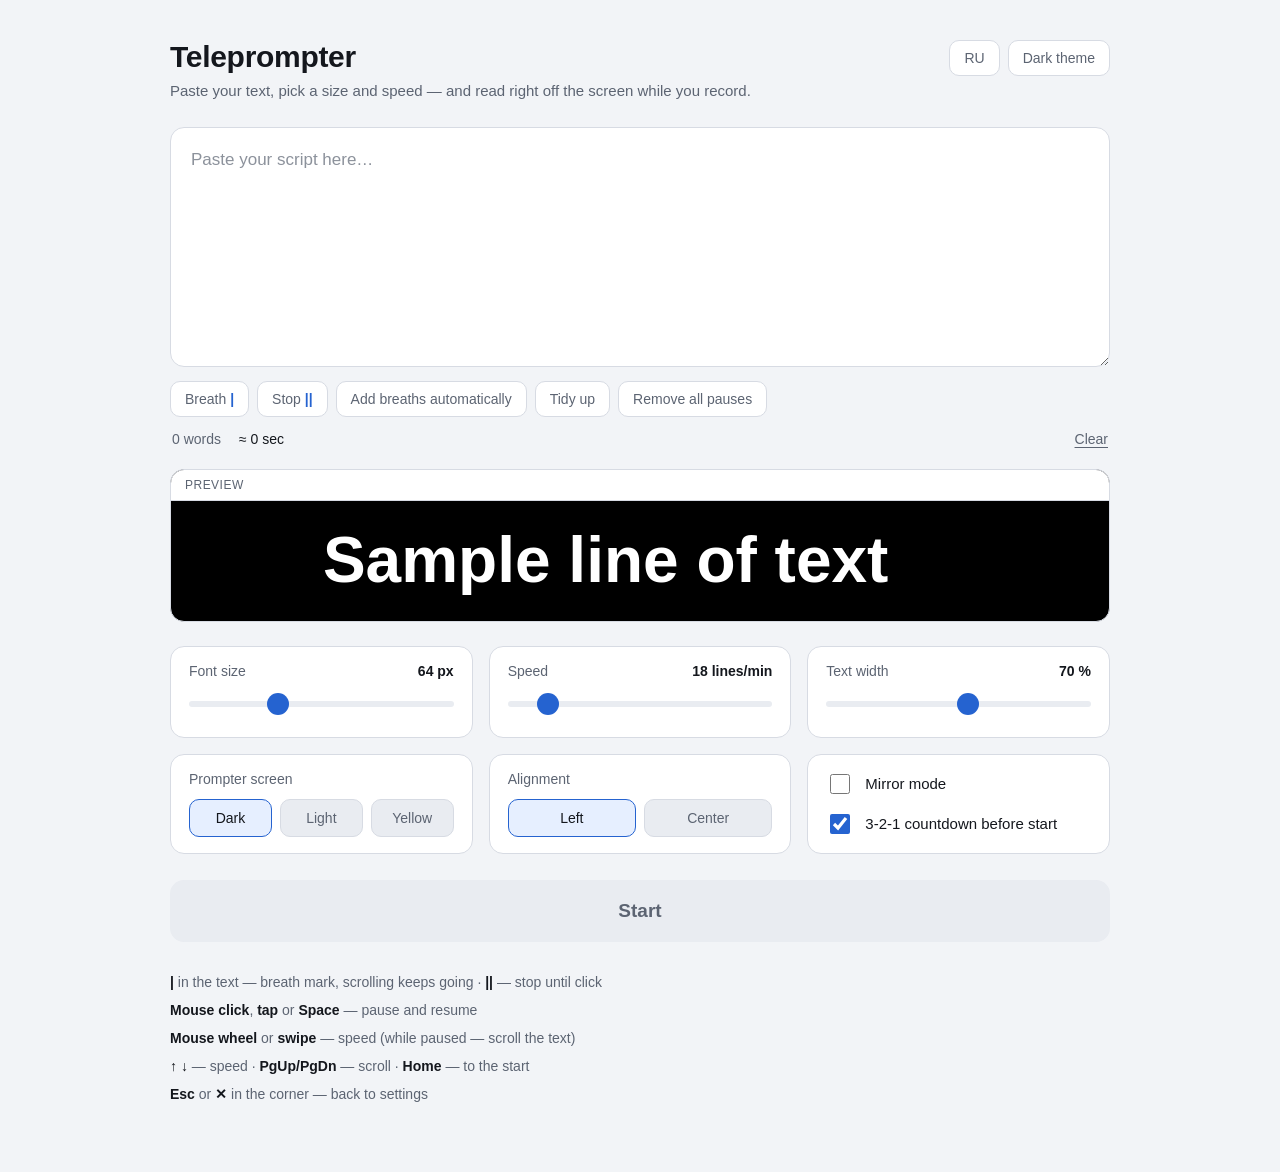
<file: index.html>
<!DOCTYPE html>
<html lang="ru">
<head>
<meta charset="utf-8">
<meta name="viewport" content="width=device-width, initial-scale=1, viewport-fit=cover">
<title>Телесуфлёр</title>
<meta name="description" content="Простой телесуфлёр в браузере: вставьте текст, выберите размер и скорость — и читайте с экрана во время записи видео.">
<meta name="theme-color" content="#0e1013">
<link rel="icon" href="data:image/svg+xml,%3Csvg xmlns='http://www.w3.org/2000/svg' viewBox='0 0 32 32'%3E%3Crect width='32' height='32' rx='7' fill='%230e1013'/%3E%3Cpath d='M7 10h18M7 16h13M7 22h16' stroke='%234f8cff' stroke-width='2.6' stroke-linecap='round'/%3E%3C/svg%3E">
<link rel="stylesheet" href="style.css">
</head>
<body>

<!-- Строки интерфейса переводит app.js по словарям из i18n.js:
     data-i18n — текст, data-i18n-html — наша разметка с <b>,
     data-i18n-attr — атрибуты («title:ключ;aria-label:ключ»).
     Русский текст в разметке — запасной вариант, пока скрипт не отработал. -->

<!-- ЭКРАН НАСТРОЙКИ -->
<main id="setup">
  <div class="wrap">
    <div class="head">
      <div>
        <h1 data-i18n="title">Телесуфлёр</h1>
        <p class="sub" data-i18n="sub">Вставьте текст, подберите размер и скорость — и читайте прямо с экрана во время записи.</p>
      </div>
      <div class="head-actions">
        <button id="lang" class="ghost" type="button"
                data-i18n="langSwitch" data-i18n-attr="title:langSwitchTitle;aria-label:langSwitchTitle">EN</button>
        <button id="ui-theme" class="ghost" type="button" data-i18n-attr="title:themeTitle"
                title="Тема интерфейса"><span id="ui-theme-label">Светлая тема</span></button>
      </div>
    </div>

    <textarea id="text" placeholder="Вставьте сюда текст выступления…" spellcheck="false"
              aria-label="Текст выступления"
              data-i18n-attr="placeholder:textPlaceholder;aria-label:textAria"></textarea>

    <div class="toolbar" id="marks">
      <button type="button" data-mark="|" title="Знак вдоха: прокрутка не останавливается"
              data-i18n-html="markBreathHtml" data-i18n-attr="title:markBreathTitle">Вдох&nbsp;<b>|</b></button>
      <button type="button" data-mark="||" title="Остановка: суфлёр встанет и подождёт клика"
              data-i18n-html="markStopHtml" data-i18n-attr="title:markStopTitle">Остановка&nbsp;<b>||</b></button>
      <button type="button" id="auto-pauses" data-i18n="autoPauses">Расставить вдохи автоматически</button>
      <button type="button" id="typograf" title="Кавычки, тире, чистка лишних пробелов"
              data-i18n="typograf" data-i18n-attr="title:typografTitle">Типограф</button>
      <button type="button" id="strip-pauses" data-i18n="stripPauses">Убрать все паузы</button>
      <span id="tool-note" role="status" aria-live="polite" hidden></span>
    </div>

    <div class="statsline">
      <span id="stat-words">0 слов</span>
      <span id="stat-time">≈ 0 сек</span>
      <span id="stat-pauses" hidden></span>
      <button id="clear" class="link" type="button" data-i18n="clear">Очистить</button>
    </div>

    <div class="preview-box">
      <div class="preview-label" data-i18n="preview">Предпросмотр</div>
      <div id="preview-strip"><div id="preview-text">Пример строки текста</div></div>
    </div>

    <div class="controls">
      <label class="ctl">
        <span class="ctl-head"><span data-i18n="size">Размер букв</span> <b id="val-size">64 px</b></span>
        <input type="range" id="size" min="28" max="140" step="2" value="64">
      </label>

      <label class="ctl">
        <span class="ctl-head"><span data-i18n="speed">Скорость</span> <b id="val-speed">18 строк/мин</b></span>
        <!-- границы задаёт app.js (SPEED_MIN/SPEED_MAX) -->
        <input type="range" id="speed" step="1" value="18">
      </label>

      <label class="ctl">
        <span class="ctl-head"><span data-i18n="width">Ширина текста</span> <b id="val-width">70 %</b></span>
        <input type="range" id="width" min="35" max="100" step="1" value="70">
      </label>

      <div class="ctl">
        <span class="ctl-head" data-i18n="stage">Экран суфлёра</span>
        <div class="segmented" id="stage" role="group" aria-label="Тема экрана суфлёра" data-i18n-attr="aria-label:stageAria">
          <button type="button" data-stage="dark" class="on" data-i18n="stageDark">Тёмный</button>
          <button type="button" data-stage="light" data-i18n="stageLight">Светлый</button>
          <button type="button" data-stage="yellow" data-i18n="stageYellow">Жёлтый</button>
        </div>
      </div>

      <div class="ctl">
        <span class="ctl-head" data-i18n="align">Выравнивание</span>
        <div class="segmented" id="align" role="group" aria-label="Выравнивание текста" data-i18n-attr="aria-label:alignAria">
          <button type="button" data-align="left" class="on" data-i18n="alignLeft">Слева</button>
          <button type="button" data-align="center" data-i18n="alignCenter">По центру</button>
        </div>
      </div>

      <div class="ctl switches">
        <label class="switch"><input type="checkbox" id="mirror"><span data-i18n="mirror">Зеркальное отражение</span></label>
        <label class="switch"><input type="checkbox" id="countdown-on" checked><span data-i18n="countdown">Отсчёт 3-2-1 перед стартом</span></label>
      </div>
    </div>

    <button id="start" class="primary" type="button" data-i18n="start">Запустить</button>
    <button id="resume" class="secondary" type="button" data-i18n="resume" hidden>Продолжить с места остановки</button>

    <ul class="legend">
      <li data-i18n-html="legend1Html"><b>|</b> в тексте — знак вдоха, прокрутка идёт дальше · <b>||</b> — остановка до клика</li>
      <li data-i18n-html="legend2Html"><b>Клик мыши</b>, <b>тап</b> или <b>пробел</b> — пауза и продолжение</li>
      <li data-i18n-html="legend3Html"><b>Колесо мыши</b> или <b>свайп</b> — скорость (на паузе — перемотка текста)</li>
      <li data-i18n-html="legend4Html"><b>↑ ↓</b> — скорость · <b>PgUp/PgDn</b> — перемотка · <b>Home</b> — в начало</li>
      <li data-i18n-html="legend5Html"><b>Esc</b> или <b>✕</b> в углу — выход в настройки</li>
    </ul>
  </div>
</main>

<!-- ЭКРАН СУФЛЁРА -->
<section id="prompter" hidden>
  <div id="viewer"><div id="track" class="reading"></div></div>
  <div id="marker" aria-hidden="true"><i class="arrow left"></i><i class="line"></i><i class="arrow right"></i></div>
  <div id="progress" aria-hidden="true"><i></i></div>
  <button id="exit" type="button" aria-label="Выход в настройки" title="Выход (Esc)"
          data-i18n-attr="aria-label:exit;title:exitTitle">✕</button>
  <div id="paused-badge" role="status" aria-live="polite" hidden>пауза</div>
  <div id="hud" role="status" aria-live="polite" hidden></div>
  <div id="keyhelp">клик — пауза · колесо — скорость · Esc — выход</div>
  <div id="countdown" hidden><span></span></div>
</section>

<!-- невидимый измеритель: оценка времени чтения по фактической вёрстке -->
<div id="measurer" class="reading" aria-hidden="true"></div>

<script src="text-tools.js"></script>
<script src="i18n.js"></script>
<script src="app.js"></script>
</body>
</html>
</file>
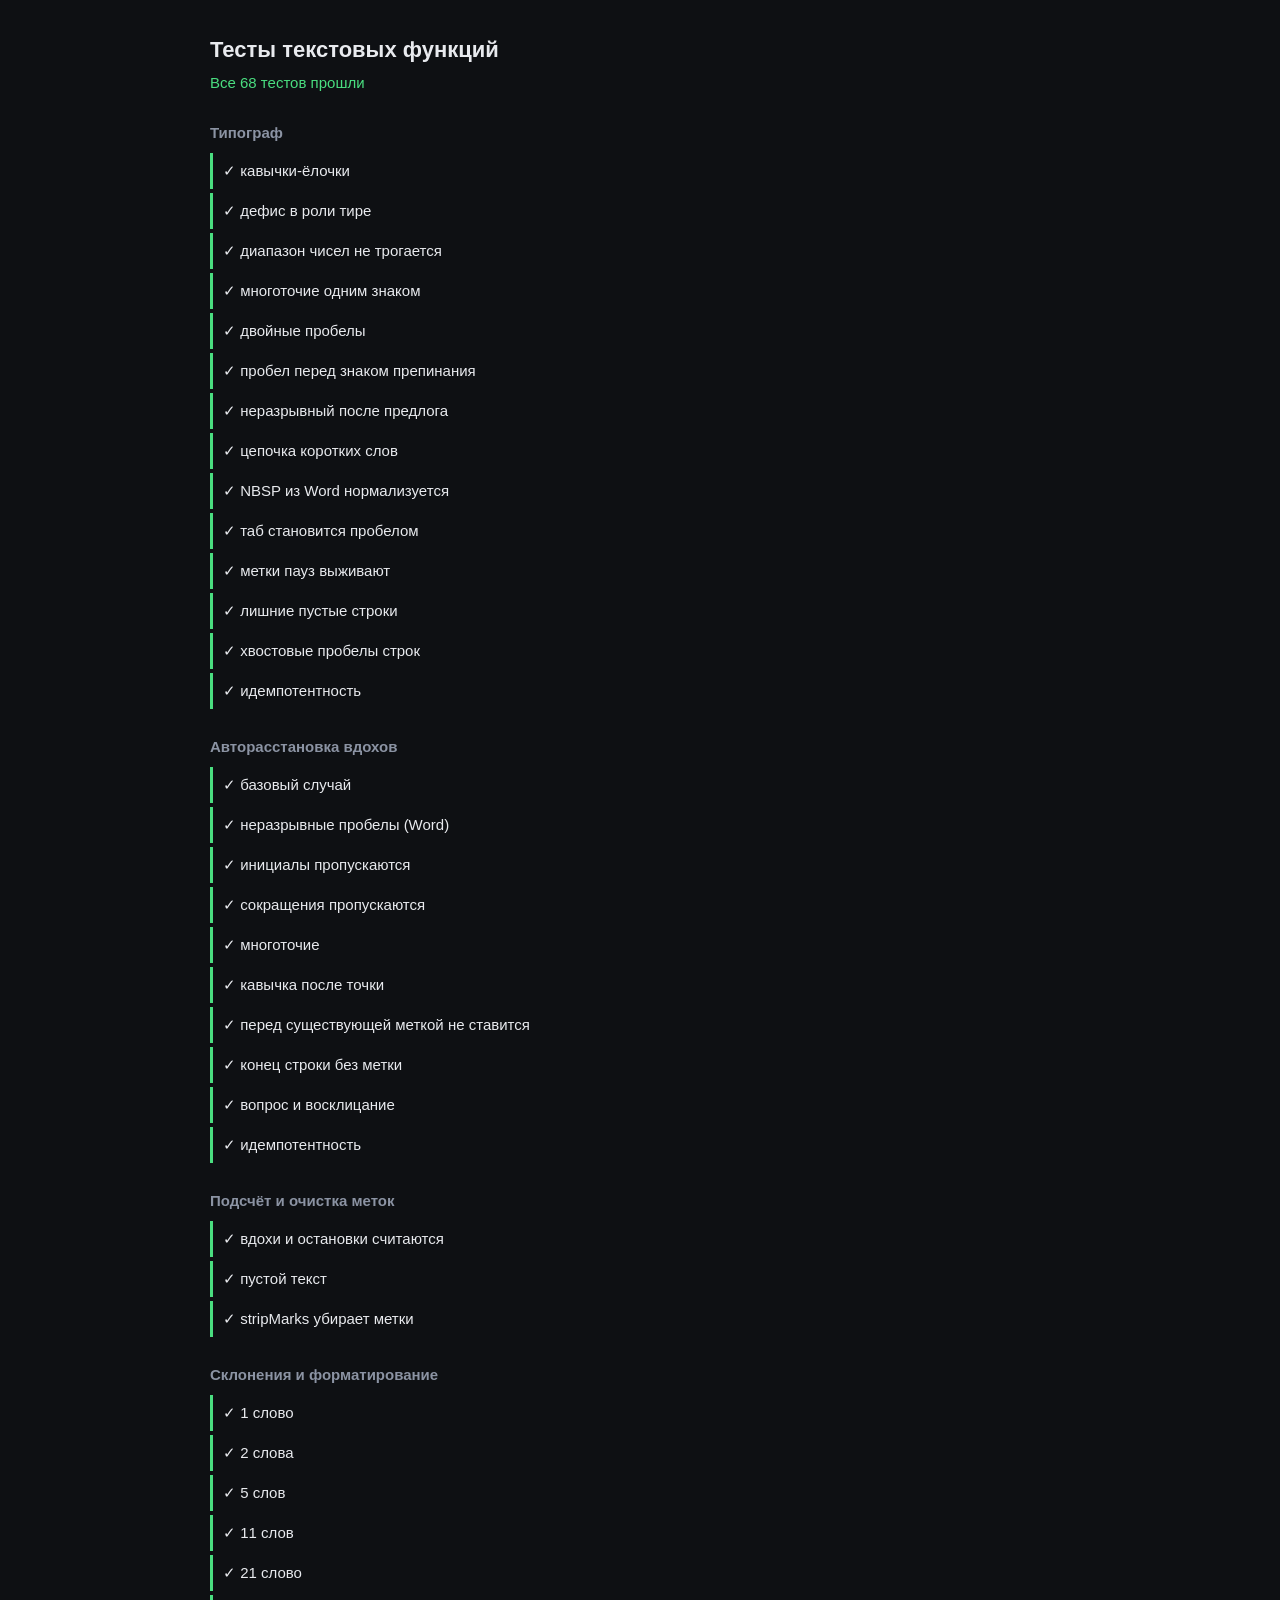
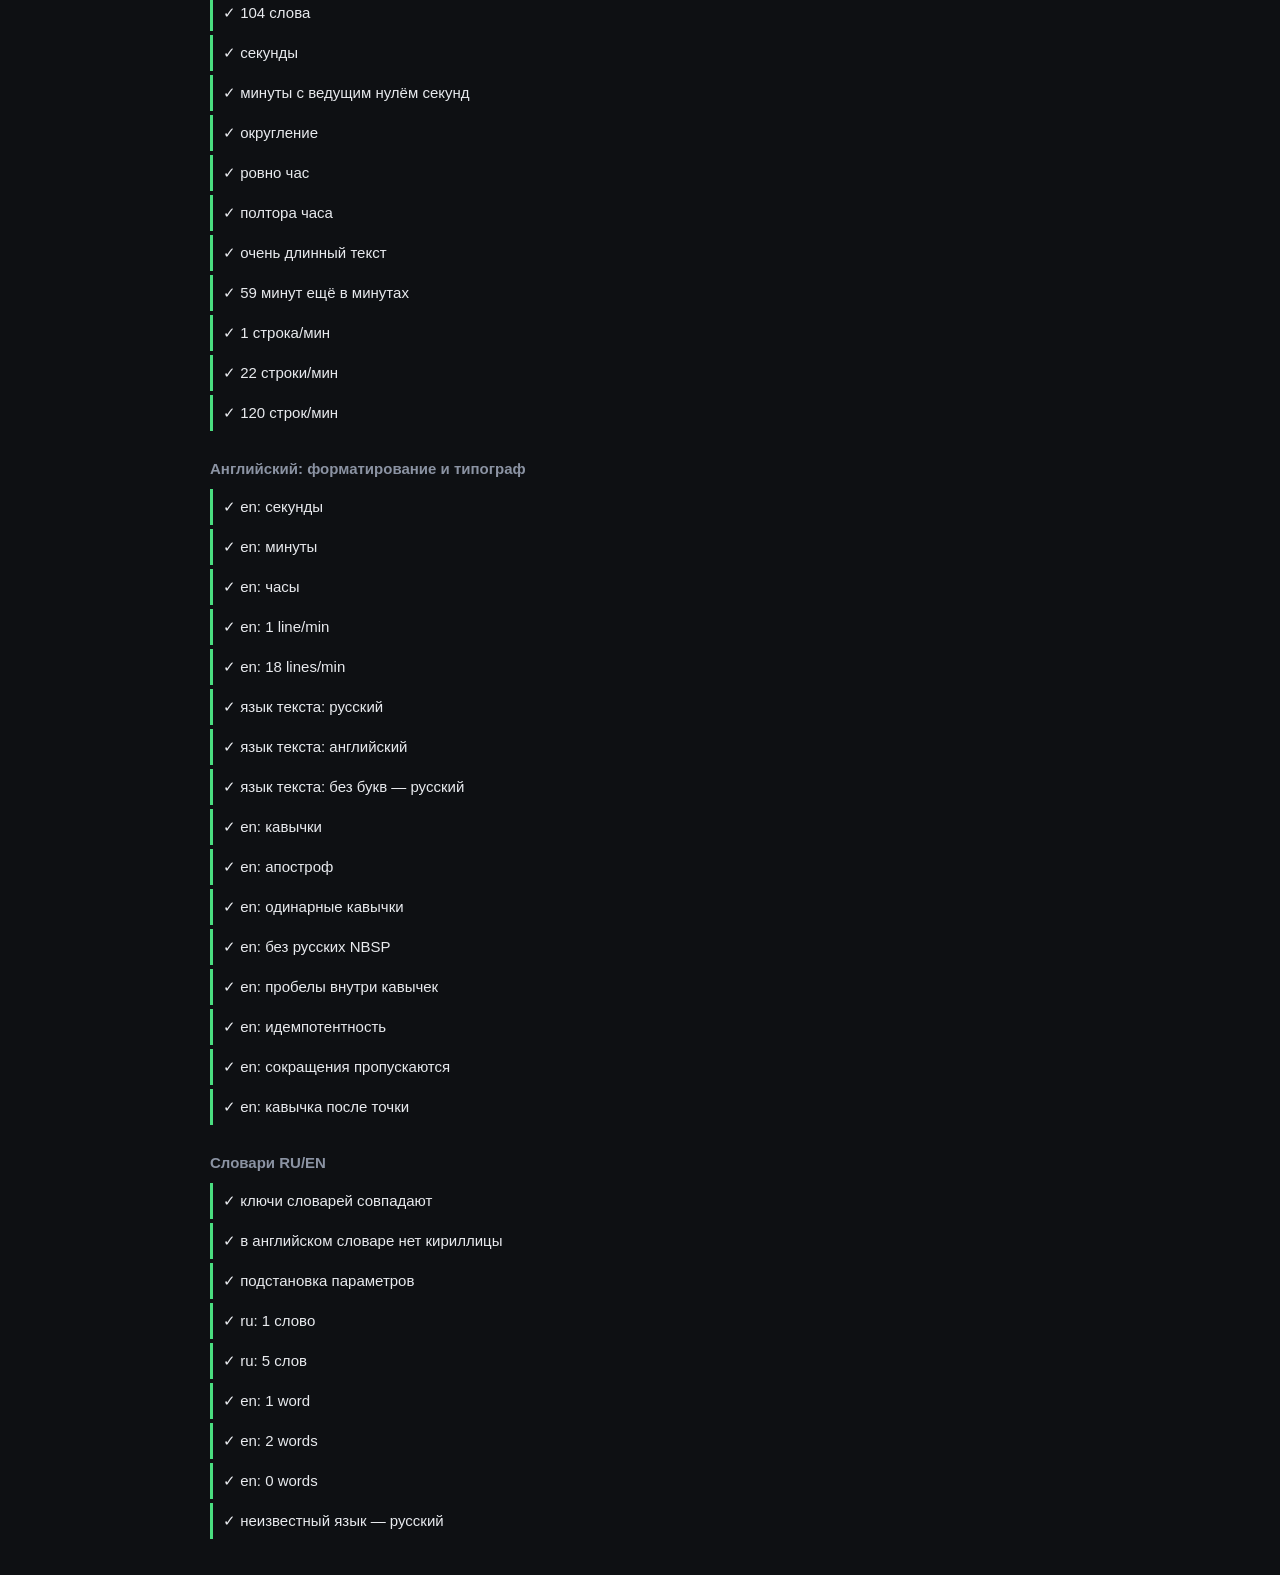
<file: tests.html>
<!DOCTYPE html>
<html lang="ru">
<head>
<meta charset="utf-8">
<meta name="viewport" content="width=device-width, initial-scale=1">
<title>Телесуфлёр — тесты текстовых функций</title>
<style>
  body { margin: 0; padding: 32px 20px; background: #0e1013; color: #e8eaee;
         font: 15px/1.6 -apple-system, BlinkMacSystemFont, "Segoe UI", Roboto, sans-serif; }
  .wrap { max-width: 860px; margin: 0 auto; }
  h1 { font-size: 22px; margin: 0 0 4px; }
  #summary { margin: 0 0 24px; font-size: 15px; }
  #summary.ok { color: #4ade80; }
  #summary.fail { color: #f87171; }
  ul { list-style: none; margin: 0; padding: 0; }
  li { padding: 6px 10px; border-left: 3px solid #2a2f3a; margin-bottom: 4px; }
  li.pass { border-color: #4ade80; }
  li.fail { border-color: #f87171; background: rgba(248, 113, 113, 0.08); }
  li.fail div { color: #8b93a3; font-size: 13px; white-space: pre-wrap; }
  code { background: #1e222a; padding: 1px 5px; border-radius: 4px; font-size: 13px; }
  h2 { font-size: 15px; color: #8b93a3; margin: 26px 0 8px; }
</style>
</head>
<body>
<div class="wrap">
  <h1>Тесты текстовых функций</h1>
  <p id="summary">выполняются…</p>
  <div id="out"></div>
</div>

<script src="text-tools.js"></script>
<script src="i18n.js"></script>
<script>
(function () {
  'use strict';
  var T = window.TextTools;
  var I18n = window.I18n;
  var NBSP = '\u00A0';
  var sections = [];
  var current = null;

  function section(name) { current = { name: name, cases: [] }; sections.push(current); }
  function eq(name, got, want) { current.cases.push({ name: name, ok: got === want, got: got, want: want }); }

  /* ---------- typograf ---------- */
  section('Типограф');
  eq('кавычки-ёлочки', T.typograf('Он сказал "привет" им.'), 'Он сказал «привет» им.');
  eq('дефис в роли тире', T.typograf('Это - тест.'), 'Это' + NBSP + '— тест.');
  eq('диапазон чисел не трогается', T.typograf('Придут 5-10 человек.'), 'Придут 5-10 человек.');
  eq('многоточие одним знаком', T.typograf('Ну... ладно.'), 'Ну… ладно.');
  eq('двойные пробелы', T.typograf('Раз  два   три.'), 'Раз два три.');
  eq('пробел перед знаком препинания', T.typograf('Слово , потом .'), 'Слово, потом.');
  eq('неразрывный после предлога', T.typograf('Пошёл в дом.'), 'Пошёл в' + NBSP + 'дом.');
  eq('цепочка коротких слов', T.typograf('И не и не.'), 'И' + NBSP + 'не' + NBSP + 'и' + NBSP + 'не.');
  eq('NBSP из Word нормализуется', T.typograf('Привет.' + NBSP + 'Хорошо посидели.'), 'Привет. Хорошо посидели.');
  eq('таб становится пробелом', T.typograf('Раз\tдва , три.'), 'Раз два, три.');
  eq('метки пауз выживают', T.typograf('Раз. | Два.\n\n||\n\nТри.'), 'Раз. | Два.\n\n||\n\nТри.');
  eq('лишние пустые строки', T.typograf('Раз.\n\n\n\nДва.'), 'Раз.\n\nДва.');
  eq('хвостовые пробелы строк', T.typograf('Раз.   \nДва.'), 'Раз.\nДва.');
  var once = T.typograf('Он сказал "привет"  - и ушёл ...');
  eq('идемпотентность', T.typograf(once), once);

  /* ---------- autoPauses ---------- */
  section('Авторасстановка вдохов');
  eq('базовый случай', T.autoPauses('Привет. Как дела? Хорошо.'), 'Привет. | Как дела? | Хорошо.');
  eq('неразрывные пробелы (Word)', T.autoPauses('Привет.' + NBSP + 'Как дела?' + NBSP + 'Хорошо.'), 'Привет. | Как дела? | Хорошо.');
  eq('инициалы пропускаются', T.autoPauses('Пришёл А. С. Пушкин. Дальше текст.'), 'Пришёл А. С. Пушкин. | Дальше текст.');
  eq('сокращения пропускаются', T.autoPauses('Купил хлеб и т. д. Ушёл домой.'), 'Купил хлеб и т. д. Ушёл домой.');
  eq('многоточие', T.autoPauses('Ну… Ладно тогда.'), 'Ну… | Ладно тогда.');
  eq('кавычка после точки', T.autoPauses('Он сказал «да». Потом ушёл.'), 'Он сказал «да». | Потом ушёл.');
  eq('перед существующей меткой не ставится', T.autoPauses('Раз. | Два. Три.'), 'Раз. | Два. | Три.');
  eq('конец строки без метки', T.autoPauses('Одна строка.'), 'Одна строка.');
  eq('вопрос и восклицание', T.autoPauses('Кто там?! Никого нет.'), 'Кто там?! | Никого нет.');
  var auto1 = T.autoPauses('Первое. Второе. Третье.');
  eq('идемпотентность', T.autoPauses(auto1), auto1);

  /* ---------- countMarks / stripMarks ---------- */
  section('Подсчёт и очистка меток');
  eq('вдохи и остановки считаются', JSON.stringify(T.countMarks('Раз | два || три | конец')), '{"stops":1,"breaths":2}');
  eq('пустой текст', JSON.stringify(T.countMarks('без меток')), '{"stops":0,"breaths":0}');
  eq('stripMarks убирает метки', T.stripMarks('Раз | два || три').replace(/\s+/g, ' '), 'Раз два три');

  /* ---------- plural / formatTime / speedLabel ---------- */
  section('Склонения и форматирование');
  eq('1 слово', T.plural(1, 'слово', 'слова', 'слов'), 'слово');
  eq('2 слова', T.plural(2, 'слово', 'слова', 'слов'), 'слова');
  eq('5 слов', T.plural(5, 'слово', 'слова', 'слов'), 'слов');
  eq('11 слов', T.plural(11, 'слово', 'слова', 'слов'), 'слов');
  eq('21 слово', T.plural(21, 'слово', 'слова', 'слов'), 'слово');
  eq('104 слова', T.plural(104, 'слово', 'слова', 'слов'), 'слова');
  eq('секунды', T.formatTime(42), '42 сек');
  eq('минуты с ведущим нулём секунд', T.formatTime(65), '1 мин 05 сек');
  eq('округление', T.formatTime(119.6), '2 мин 00 сек');
  eq('ровно час', T.formatTime(3600), '1 ч 00 мин');
  eq('полтора часа', T.formatTime(5400), '1 ч 30 мин');
  eq('очень длинный текст', T.formatTime(49330), '13 ч 42 мин');
  eq('59 минут ещё в минутах', T.formatTime(3540), '59 мин 00 сек');
  eq('1 строка/мин', T.speedLabel(1), '1 строка/мин');
  eq('22 строки/мин', T.speedLabel(22), '22 строки/мин');
  eq('120 строк/мин', T.speedLabel(120), '120 строк/мин');

  /* ---------- английский ---------- */
  section('Английский: форматирование и типограф');
  eq('en: секунды', T.formatTime(42, 'en'), '42 sec');
  eq('en: минуты', T.formatTime(65, 'en'), '1 min 05 sec');
  eq('en: часы', T.formatTime(5400, 'en'), '1 h 30 min');
  eq('en: 1 line/min', T.speedLabel(1, 'en'), '1 line/min');
  eq('en: 18 lines/min', T.speedLabel(18, 'en'), '18 lines/min');
  eq('язык текста: русский', T.detectTextLang('Привет, мир'), 'ru');
  eq('язык текста: английский', T.detectTextLang('Hello, world'), 'en');
  eq('язык текста: без букв — русский', T.detectTextLang('123 — 456'), 'ru');
  eq('en: кавычки', T.typograf('He said "hello" to them.'), 'He said “hello” to them.');
  eq('en: апостроф', T.typograf("Don't stop, it's fine."), 'Don’t stop, it’s fine.');
  eq('en: одинарные кавычки', T.typograf("She said 'yes' twice."), 'She said ‘yes’ twice.');
  eq('en: без русских NBSP', T.typograf('It is a test - really.'), 'It is a test — really.');
  eq('en: пробелы внутри кавычек', T.typograf('He said " hi " once.'), 'He said “hi” once.');
  var onceEn = T.typograf('She said "don\'t"  - and left ...');
  eq('en: идемпотентность', T.typograf(onceEn), onceEn);
  eq('en: сокращения пропускаются', T.autoPauses('Ask Dr. Smith today. Then go.'), 'Ask Dr. Smith today. | Then go.');
  eq('en: кавычка после точки', T.autoPauses('He said “yes.” Then left.'), 'He said “yes.” | Then left.');

  /* ---------- словари интерфейса ---------- */
  section('Словари RU/EN');
  var ruKeys = Object.keys(I18n.dict.ru).sort().join(',');
  var enKeys = Object.keys(I18n.dict.en).sort().join(',');
  eq('ключи словарей совпадают', enKeys, ruKeys);
  var cyrInEn = Object.keys(I18n.dict.en).filter(function (k) {
    // подсказка кнопки языка — единственная строка, нарочно написанная на другом языке
    return k !== 'langSwitchTitle' && /[а-яё]/i.test(String(I18n.dict.en[k]));
  });
  eq('в английском словаре нет кириллицы', cyrInEn.join(','), '');
  eq('подстановка параметров', I18n.t('en', 'noteAdded', { count: '3 breaths' }), 'added 3 breaths');
  eq('ru: 1 слово', I18n.count('ru', 1, 'words'), '1 слово');
  eq('ru: 5 слов', I18n.count('ru', 5, 'words'), '5 слов');
  eq('en: 1 word', I18n.count('en', 1, 'words'), '1 word');
  eq('en: 2 words', I18n.count('en', 2, 'words'), '2 words');
  eq('en: 0 words', I18n.count('en', 0, 'words'), '0 words');
  eq('неизвестный язык — русский', I18n.t('de', 'start'), 'Запустить');

  /* ---------- вывод ---------- */
  var out = document.getElementById('out');
  var total = 0, failed = 0;
  sections.forEach(function (s) {
    var h = document.createElement('h2');
    h.textContent = s.name;
    out.appendChild(h);
    var ul = document.createElement('ul');
    s.cases.forEach(function (c) {
      total += 1;
      var li = document.createElement('li');
      li.className = c.ok ? 'pass' : 'fail';
      li.textContent = (c.ok ? '✓ ' : '✗ ') + c.name;
      if (!c.ok) {
        failed += 1;
        var d = document.createElement('div');
        d.textContent = 'получено: ' + JSON.stringify(c.got) + '\nожидалось: ' + JSON.stringify(c.want);
        li.appendChild(d);
      }
      ul.appendChild(li);
    });
    out.appendChild(ul);
  });
  var summary = document.getElementById('summary');
  summary.textContent = failed === 0
    ? 'Все ' + total + ' тестов прошли'
    : failed + ' из ' + total + ' упали';
  summary.className = failed === 0 ? 'ok' : 'fail';
  document.title = (failed === 0 ? '✓ ' : '✗ ') + document.title;
  window.__testResults = { total: total, failed: failed };
})();
</script>
</body>
</html>
</file>
<file: style.css>
/* Телесуфлёр — оформление */

:root {
  /* интерфейс */
  --bg: #0e1013;
  --panel: #171a20;
  --panel-2: #1e222a;
  --line: #2a2f3a;
  --ink: #e8eaee;
  --muted: #8b93a3;
  --accent: #4f8cff;
  /* заливка главной кнопки: акцент как цвет текста на тёмном фоне хорош (5.9),
     а белые буквы на нём дают лишь 3.2 — кнопке нужен оттенок глубже (4.65) */
  --accent-strong: #2f6fe4;
  --accent-ink: #ffffff;
  --radius: 14px;

  /* экран суфлёра — отдельная тема, она не обязана совпадать с интерфейсом */
  --stage-bg: #000000;
  --stage-ink: #ffffff;
  --stage-soft: rgba(255, 255, 255, 0.5);
  --stage-faint: rgba(255, 255, 255, 0.1);
  --stage-veil: rgba(0, 0, 0, 0.65);
  --stage-accent: #4f8cff;

  /* значения по умолчанию: app.js заменит их на dvh, если браузер умеет */
  --stage-h: 100vh;
  --marker: 38vh;
}

/* светлый интерфейс */
body.ui-light {
  --bg: #f2f4f7;
  --panel: #ffffff;
  --panel-2: #e9ecf1;
  --line: #d7dbe3;
  --ink: #14171d;
  --muted: #5c6472;
  /* #2f6fe4 давал 4.22 на фоне страницы — ниже нормы 4.5 для текста */
  --accent: #2563d0;
  --accent-strong: #2563d0;
}

/* светлый экран суфлёра — читать с яркого экрана при дневном свете */
body.stage-light {
  --stage-bg: #ffffff;
  --stage-ink: #101216;
  --stage-soft: rgba(0, 0, 0, 0.45);
  --stage-faint: rgba(0, 0, 0, 0.09);
  --stage-veil: rgba(255, 255, 255, 0.72);
  --stage-accent: #2563d0;
}

body.stage-yellow {
  --stage-bg: #000000;
  --stage-ink: #ffd24a;
  --stage-accent: #7fb0ff;
}

* { box-sizing: border-box; }

/* собственный display у элемента (например flex у #countdown) сильнее
   браузерного [hidden] — без этого скрытые слои остаются на экране */
[hidden] { display: none !important; }

html { height: 100%; }

/* Фон только на body — и только он. Классы тем (ui-light, stage-*) живут на
   body, поэтому html читал бы --bg из :root, то есть всегда тёмный. А раз у
   html свой фон есть, фон body перестаёт распространяться на канву и красит
   лишь свою коробку: ниже первого экрана вылезала тёмная подложка. */
body {
  margin: 0;
  min-height: 100%;
  background: var(--bg);
  color: var(--ink);
  font-family: -apple-system, BlinkMacSystemFont, "Segoe UI", Roboto, "Helvetica Neue", Arial, sans-serif;
  -webkit-font-smoothing: antialiased;
}

body.running { overflow: hidden; background: var(--stage-bg); }

/* ---------- Экран настройки ---------- */

#setup { padding: 40px 20px 64px; }

.wrap { max-width: 940px; margin: 0 auto; }

h1 {
  margin: 0 0 6px;
  font-size: 30px;
  font-weight: 650;
  letter-spacing: -0.01em;
}

.sub { margin: 0 0 24px; color: var(--muted); font-size: 15px; line-height: 1.5; }

.head {
  display: flex;
  align-items: flex-start;
  justify-content: space-between;
  gap: 16px;
}

/* язык и тема рядом, не переносятся под заголовок поодиночке */
.head-actions { display: flex; flex: none; gap: 8px; }

.ghost {
  flex: none;
  padding: 9px 14px;
  border: 1px solid var(--line);
  border-radius: 10px;
  background: var(--panel);
  color: var(--muted);
  font-family: inherit;
  font-size: 14px;
  font-weight: 500;
  cursor: pointer;
}
.ghost:hover { border-color: var(--accent); color: var(--ink); }

#text {
  width: 100%;
  min-height: 240px;
  padding: 18px 20px;
  border: 1px solid var(--line);
  border-radius: var(--radius);
  background: var(--panel);
  color: var(--ink);
  font-family: inherit;
  font-size: 17px;
  font-weight: 400;
  line-height: 1.6;
  resize: vertical;
  outline: none;
}
#text:focus { border-color: var(--accent); }
#text::placeholder { color: var(--muted); opacity: 0.7; }

/* Инструменты разметки пауз */
.toolbar {
  display: flex;
  flex-wrap: wrap;
  gap: 8px;
  margin: 10px 0 0;
}
.toolbar button {
  padding: 9px 14px;
  border: 1px solid var(--line);
  border-radius: 10px;
  background: var(--panel);
  color: var(--muted);
  font-family: inherit;
  font-size: 14px;
  font-weight: 500;
  cursor: pointer;
}
.toolbar button:hover { border-color: var(--accent); color: var(--ink); }
.toolbar button b { color: var(--accent); font-weight: 700; }
#tool-note { align-self: center; color: var(--accent); font-size: 14px; }

/* На телефоне четыре счётчика не помещаются в строку: раньше flex сжимал
   каждый и переносил слова внутри («35 / слов»). Теперь переносится строка
   целиком, а сами счётчики неразрывны. */
.statsline {
  display: flex;
  flex-wrap: wrap;
  align-items: center;
  gap: 6px 18px;
  white-space: nowrap;
  margin: 14px 2px 22px;
  color: var(--muted);
  font-size: 14px;
}
.statsline #stat-pauses { color: var(--accent); }
.statsline #stat-time { color: var(--ink); }

.link {
  margin-left: auto;
  padding: 0;
  border: 0;
  background: none;
  color: var(--muted);
  font: inherit;
  cursor: pointer;
  text-decoration: underline;
  text-underline-offset: 3px;
}
.link:hover { color: var(--ink); }

/* Предпросмотр — настоящий масштаб букв */
.preview-box {
  margin-bottom: 24px;
  border: 1px solid var(--line);
  border-radius: var(--radius);
  background: var(--stage-bg);
  overflow: hidden;
}
/* подпись — часть интерфейса, а не экрана суфлёра: на фоне сцены серый текст
   интерфейса давал 3.1–3.5 (тёмный интерфейс над светлой сценой и наоборот) */
.preview-label {
  padding: 8px 14px;
  border-bottom: 1px solid var(--line);
  background: var(--panel);
  color: var(--muted);
  font-size: 12px;
  letter-spacing: 0.04em;
  text-transform: uppercase;
}
#preview-strip {
  height: 120px;
  display: flex;
  align-items: center;
  overflow: hidden;
  padding: 0 16px;
}
/* font-size и line-height проставляет app.js — те же, что у трека */
#preview-text {
  width: 70%;
  margin: 0 auto;
  color: var(--stage-ink);
  font-weight: 600;
  white-space: nowrap;
  overflow: hidden;
  text-overflow: ellipsis;
}

/* Настройки */
.controls {
  display: grid;
  grid-template-columns: repeat(auto-fit, minmax(280px, 1fr));
  gap: 16px;
  margin-bottom: 26px;
}

.ctl {
  display: block;
  padding: 16px 18px;
  border: 1px solid var(--line);
  border-radius: var(--radius);
  background: var(--panel);
}

.ctl-head {
  display: flex;
  justify-content: space-between;
  align-items: baseline;
  gap: 10px;
  margin-bottom: 12px;
  color: var(--muted);
  font-size: 14px;
}
.ctl-head b { color: var(--ink); font-weight: 600; font-variant-numeric: tabular-nums; }

input[type="range"] {
  width: 100%;
  height: 26px;
  margin: 0;
  background: none;
  appearance: none;
  -webkit-appearance: none;
  cursor: pointer;
}
input[type="range"]::-webkit-slider-runnable-track {
  height: 6px;
  border-radius: 3px;
  background: var(--panel-2);
}
input[type="range"]::-webkit-slider-thumb {
  -webkit-appearance: none;
  width: 22px;
  height: 22px;
  margin-top: -8px;
  border: 0;
  border-radius: 50%;
  background: var(--accent);
}
input[type="range"]::-moz-range-track { height: 6px; border-radius: 3px; background: var(--panel-2); }
input[type="range"]::-moz-range-thumb { width: 22px; height: 22px; border: 0; border-radius: 50%; background: var(--accent); }

.segmented { display: flex; gap: 8px; }
.segmented button {
  flex: 1;
  padding: 10px 12px;
  border: 1px solid var(--line);
  border-radius: 10px;
  background: var(--panel-2);
  color: var(--muted);
  font-family: inherit;
  font-size: 14px;
  font-weight: 500;
  cursor: pointer;
}
.segmented button.on { border-color: var(--accent); background: rgba(79, 140, 255, 0.14); color: var(--ink); }

.switches { display: flex; flex-direction: column; justify-content: center; gap: 14px; }
.switch { display: flex; align-items: center; gap: 12px; cursor: pointer; font-size: 15px; }
.switch input { width: 20px; height: 20px; accent-color: var(--accent); cursor: pointer; }

.primary {
  display: block;
  width: 100%;
  padding: 20px;
  border: 0;
  border-radius: var(--radius);
  background: var(--accent-strong);
  color: var(--accent-ink);
  font-family: inherit;
  font-size: 19px;
  font-weight: 600;
  cursor: pointer;
}
/* наведение темнит, а не осветляет: осветление роняло контраст белых букв */
.primary:hover { filter: brightness(0.92); }
.primary:disabled { background: var(--panel-2); color: var(--muted); cursor: default; filter: none; }

.secondary {
  display: block;
  width: 100%;
  margin-top: 10px;
  padding: 14px;
  border: 1px solid var(--line);
  border-radius: var(--radius);
  background: var(--panel);
  color: var(--ink);
  font-family: inherit;
  font-size: 15px;
  font-weight: 500;
  cursor: pointer;
}
.secondary:hover { border-color: var(--accent); }

.legend {
  margin: 26px 0 0;
  padding: 0;
  list-style: none;
  color: var(--muted);
  font-size: 14px;
  line-height: 2;
}
.legend b { color: var(--ink); font-weight: 600; }

/* ---------- Экран суфлёра ---------- */

#prompter {
  position: fixed;
  inset: 0;
  background: var(--stage-bg);
  cursor: pointer;
  user-select: none;
  overflow: hidden;
  /* жесты обрабатываем сами: иначе браузер утащит свайп в прокрутку страницы
     или pull-to-refresh, а долгое нажатие вызовет системное меню */
  touch-action: none;
  -webkit-touch-callout: none;
}

#viewer { position: absolute; inset: 0; overflow: hidden; }
body.mirror #viewer { transform: scaleX(-1); }

/* --marker задаёт app.js (MARKER_RATIO). Отступы трека в сумме всегда 100vh:
   благодаря этому позиция любой метки «||» не превышает максимум прокрутки —
   остановка у самого конца текста гарантированно доезжает до маркера.
   font-size и line-height тоже проставляет app.js. */
#track {
  position: absolute;
  top: 0;
  left: 0;
  right: 0;
  padding: var(--marker) 6vw calc(var(--stage-h) - var(--marker));
  color: var(--stage-ink);
  font-weight: 600;
  text-align: left;
  white-space: pre-wrap;
  word-wrap: break-word;
  will-change: transform;
}
body.align-center #track { text-align: center; }

/* Невидимый двойник трека для оценки времени: та же ширина колонки и шрифт
   (проставляет app.js), вертикальных отступов нет — offsetHeight равен чистой
   высоте текста. overflow:hidden не даёт нижнему отступу последнего абзаца
   схлопнуться наружу, как он не схлопывается у трека с его паддингами. */
#measurer {
  position: fixed;
  top: 0;
  left: 0;
  /* не right:0 — на экране настройки есть скроллбар, и right:0 сделал бы
     измеритель уже трека в суфлёре (там скроллбара нет); 100vw включает
     скроллбар и совпадает с шириной полноэкранной прокрутки */
  width: 100vw;
  z-index: -1;
  visibility: hidden;
  pointer-events: none;
  overflow: hidden;
  font-weight: 600;
  white-space: pre-wrap;
  word-wrap: break-word;
}

.reading > p { margin: 0 0 0.7em; }

/* Знак вдоха: заметен боковым зрением, но не разрывает строку */
.reading .breath {
  margin: 0 0.14em;
  color: var(--stage-accent);
  opacity: 0.75;
  font-weight: 400;
}

/* Остановка: полоса поперёк колонки со знаком паузы посередине */
.reading .stop {
  display: flex;
  align-items: center;
  gap: 0.5em;
  margin: 0.45em 0 0.75em;
  color: var(--stage-accent);
  opacity: 0.75;
}
.reading .stop::before,
.reading .stop::after {
  content: '';
  flex: 1;
  height: 3px;
  border-radius: 2px;
  background: currentColor;
  opacity: 0.45;
}
.reading .stop i {
  flex: none;
  width: 0.34em;
  height: 0.62em;
  border-left: 0.15em solid currentColor;
  border-right: 0.15em solid currentColor;
}

/* Маркер строки */
#marker {
  position: absolute;
  top: var(--marker);
  left: 0;
  right: 0;
  display: flex;
  align-items: center;
  gap: 10px;
  padding: 0 10px;
  pointer-events: none;
  opacity: 0.5;
}
#marker .line { flex: 1; height: 2px; background: var(--stage-soft); opacity: 0.4; }
#marker .arrow {
  width: 0;
  height: 0;
  border-top: 12px solid transparent;
  border-bottom: 12px solid transparent;
}
#marker .arrow.left { border-left: 18px solid var(--stage-soft); }
#marker .arrow.right { border-right: 18px solid var(--stage-soft); }

#progress {
  position: absolute;
  left: 0;
  right: 0;
  bottom: 0;
  height: 4px;
  background: var(--stage-faint);
  pointer-events: none;
}
#progress i { display: block; width: 0; height: 100%; background: var(--stage-soft); }

/* выход мышью и пальцем: на iPhone нет ни Esc, ни выхода из fullscreen */
#exit {
  position: absolute;
  top: 16px;
  left: 20px;
  width: 44px;
  height: 44px;
  border: 0;
  border-radius: 50%;
  background: var(--stage-faint);
  color: var(--stage-soft);
  font-size: 20px;
  line-height: 1;
  cursor: pointer;
  opacity: 0.7;
}
#exit:hover { opacity: 1; }

#paused-badge {
  position: absolute;
  top: 22px;
  right: 26px;
  padding: 8px 16px;
  border-radius: 999px;
  background: var(--stage-faint);
  color: var(--stage-soft);
  font-size: 15px;
  letter-spacing: 0.06em;
  text-transform: uppercase;
  pointer-events: none;
}

#hud {
  position: absolute;
  top: 22px;
  left: 50%;
  transform: translateX(-50%);
  padding: 10px 20px;
  border-radius: 999px;
  background: var(--stage-faint);
  color: var(--stage-ink);
  font-size: 17px;
  font-variant-numeric: tabular-nums;
  pointer-events: none;
  transition: opacity 0.25s;
}
#hud.fade { opacity: 0; }

#keyhelp {
  position: absolute;
  left: 50%;
  bottom: 26px;
  transform: translateX(-50%);
  color: var(--stage-soft);
  opacity: 0.75;
  font-size: 15px;
  white-space: nowrap;
  pointer-events: none;
  transition: opacity 0.6s;
}
#keyhelp.fade { opacity: 0; }

#countdown {
  position: absolute;
  inset: 0;
  display: flex;
  align-items: center;
  justify-content: center;
  background: var(--stage-veil);
  pointer-events: none;
}
#countdown span {
  color: var(--stage-ink);
  font-size: 22vh;
  font-weight: 700;
  font-variant-numeric: tabular-nums;
  animation: pop 0.9s ease-out;
}
@keyframes pop {
  from { transform: scale(1.25); opacity: 0.15; }
  to { transform: scale(1); opacity: 1; }
}

@media (max-width: 640px) {
  #setup { padding: 24px 14px 48px; }
  /* две кнопки рядом с заголовком сжимали его в узкую колонку —
     на телефоне они переезжают строкой над ним, к правому краю */
  .head { flex-wrap: wrap; gap: 12px; }
  .head-actions { order: -1; width: 100%; justify-content: flex-end; }
  h1 { font-size: 25px; }
  #preview-strip { height: 96px; }
}
</file>
